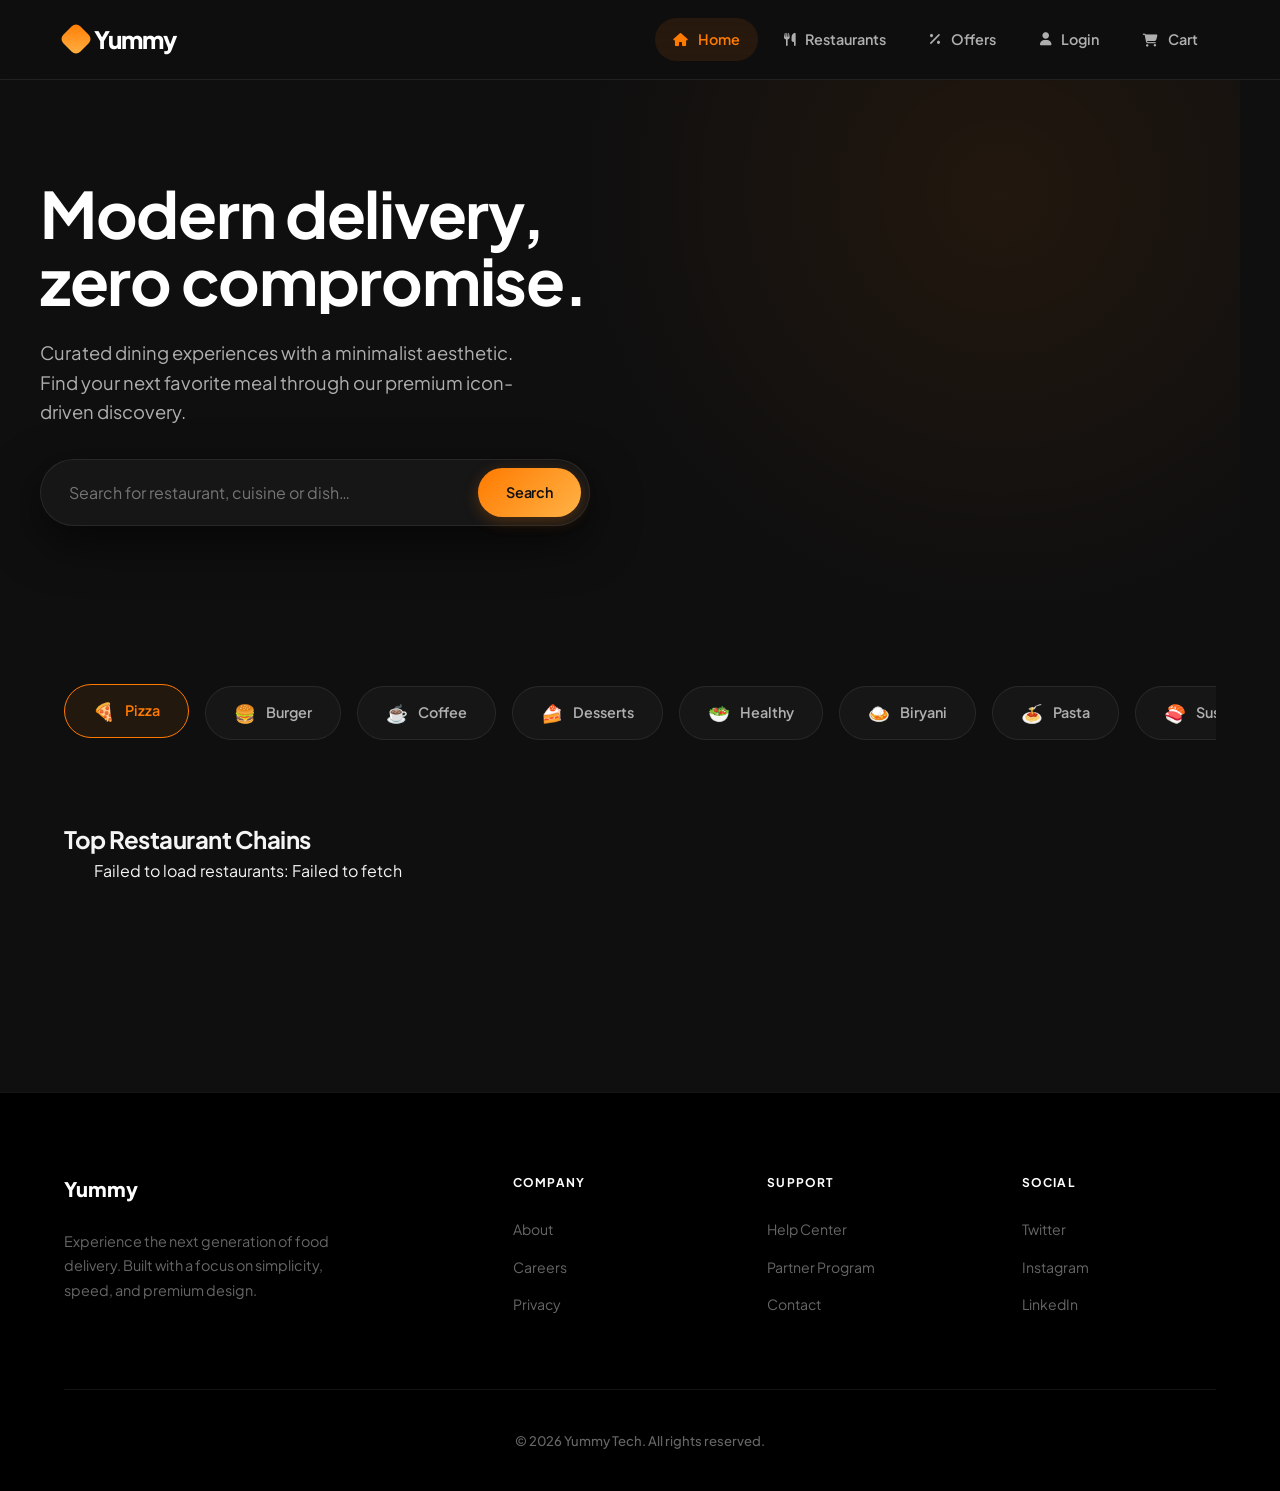
<file: food-delivery-app/index.html>
<!DOCTYPE html>
<html lang="en">

<head>
    <meta charset="UTF-8">
    <meta name="viewport" content="width=device-width, initial-scale=1.0">
    <meta name="description" content="Yummy — Modern Food Delivery. Premium SaaS experience with icon-based fine dining discovery.">
    <title>Yummy — Future of Food Delivery</title>
    <!-- Fonts & Icons -->
    <link rel="stylesheet" href="https://cdnjs.cloudflare.com/ajax/libs/font-awesome/6.4.0/css/all.min.css">

    <!-- CSS -->
    <link rel="stylesheet" href="css/style.css">
    <link rel="stylesheet" href="css/layout.css">
    <link rel="stylesheet" href="css/components.css">
</head>

<body>

    <!-- Navbar -->
    <nav class="navbar">
        <div class="container nav-container">
            <a href="index.html" class="logo-link">
                <div class="logo">Yummy</div>
            </a>

            <div class="hamburger" onclick="this.classList.toggle('active'); document.querySelector('.nav-links').classList.toggle('show')">
                <span></span>
                <span></span>
                <span></span>
            </div>

            <ul class="nav-links">
                <li><a href="index.html" class="nav-link active"><i class="fa-solid fa-house"></i> Home</a></li>
                <li><a href="restaurants.html" class="nav-link"><i class="fa-solid fa-utensils"></i> Restaurants</a></li>
                <li><a href="offers.html" class="nav-link"><i class="fa-solid fa-percent"></i> Offers</a></li>
                <li><a href="login.html" id="login-link" class="nav-link"><i class="fa-solid fa-user"></i> Login</a></li>
                <li>
                    <a href="cart.html" class="nav-link">
                        <div class="cart-icon-wrapper">
                            <i class="fa-solid fa-cart-shopping"></i>
                            <span class="cart-badge hidden" id="cart-badge">0</span>
                        </div>
                        <span>Cart</span>
                    </a>
                </li>
            </ul>
        </div>
    </nav>

    <!-- Main Content -->
    <main>
        <!-- Hero Section -->
        <section class="hero container">
            <div>
                <h1>Modern delivery,<br>zero compromise.</h1>
                <p>Curated dining experiences with a minimalist aesthetic. Find your next favorite meal through our premium icon-driven discovery.</p>
                <div class="search-box">
                    <input type="text" class="search-input" placeholder="Search for restaurant, cuisine or dish…">
                    <button class="btn btn-primary" onclick="window.location.href='restaurants.html'">
                         Search
                    </button>
                </div>
            </div>
        </section>

        <!-- Categories Section -->
        <section class="container" style="padding-top: 24px; padding-bottom: 40px;">
            <div class="categories-container" id="categories-container">
                <a href="restaurants.html" class="category-pill active">
                    <span class="category-icon">🍕</span> Pizza
                </a>
                <a href="restaurants.html" class="category-pill">
                    <span class="category-icon">🍔</span> Burger
                </a>
                <a href="restaurants.html" class="category-pill">
                    <span class="category-icon">☕</span> Coffee
                </a>
                <a href="restaurants.html" class="category-pill">
                    <span class="category-icon">🍰</span> Desserts
                </a>
                <a href="restaurants.html" class="category-pill">
                    <span class="category-icon">🥗</span> Healthy
                </a>
                <a href="restaurants.html" class="category-pill">
                    <span class="category-icon">🍛</span> Biryani
                </a>
                <a href="restaurants.html" class="category-pill">
                    <span class="category-icon">🍝</span> Pasta
                </a>
                <a href="restaurants.html" class="category-pill">
                    <span class="category-icon">🍣</span> Sushi
                </a>
            </div>
        </section>

        <!-- Popular Restaurants Section -->
        <section class="container" style="padding-top: 24px; padding-bottom: 48px;">
            <h2 class="section-title mb-4">Top Restaurant Chains</h2>
            <div class="grid-listing" id="restaurants-container">
                <!-- Javascript will render restaurants here -->
            </div>
        </section>

    </main>

    <!-- Footer -->
    <footer class="footer">
        <div class="container">
            <div class="footer-content">
                <div class="footer-info">
                    <div class="footer-logo">Yummy</div>
                    <p>Experience the next generation of food delivery. Built with a focus on simplicity, speed, and premium design.</p>
                </div>
                <div class="footer-links">
                    <h4>Company</h4>
                    <ul>
                        <li><a href="#">About</a></li>
                        <li><a href="#">Careers</a></li>
                        <li><a href="#">Privacy</a></li>
                    </ul>
                </div>
                <div class="footer-links">
                    <h4>Support</h4>
                    <ul>
                        <li><a href="#">Help Center</a></li>
                        <li><a href="#">Partner Program</a></li>
                        <li><a href="#">Contact</a></li>
                    </ul>
                </div>
                <div class="footer-links">
                    <h4>Social</h4>
                    <ul>
                        <li><a href="#">Twitter</a></li>
                        <li><a href="#">Instagram</a></li>
                        <li><a href="#">LinkedIn</a></li>
                    </ul>
                </div>
            </div>
            <div class="footer-bottom">
                &copy; 2026 Yummy Tech. All rights reserved.
            </div>
        </div>
    </footer>

    <!-- Toast Container -->
    <div id="toast-container" class="toast-container"></div>

    <!-- Scripts -->
    <script src="js/api.js"></script>
    <script src="js/restaurants.js"></script>
    <script src="js/cart.js"></script>
</body>

</html>
</file>
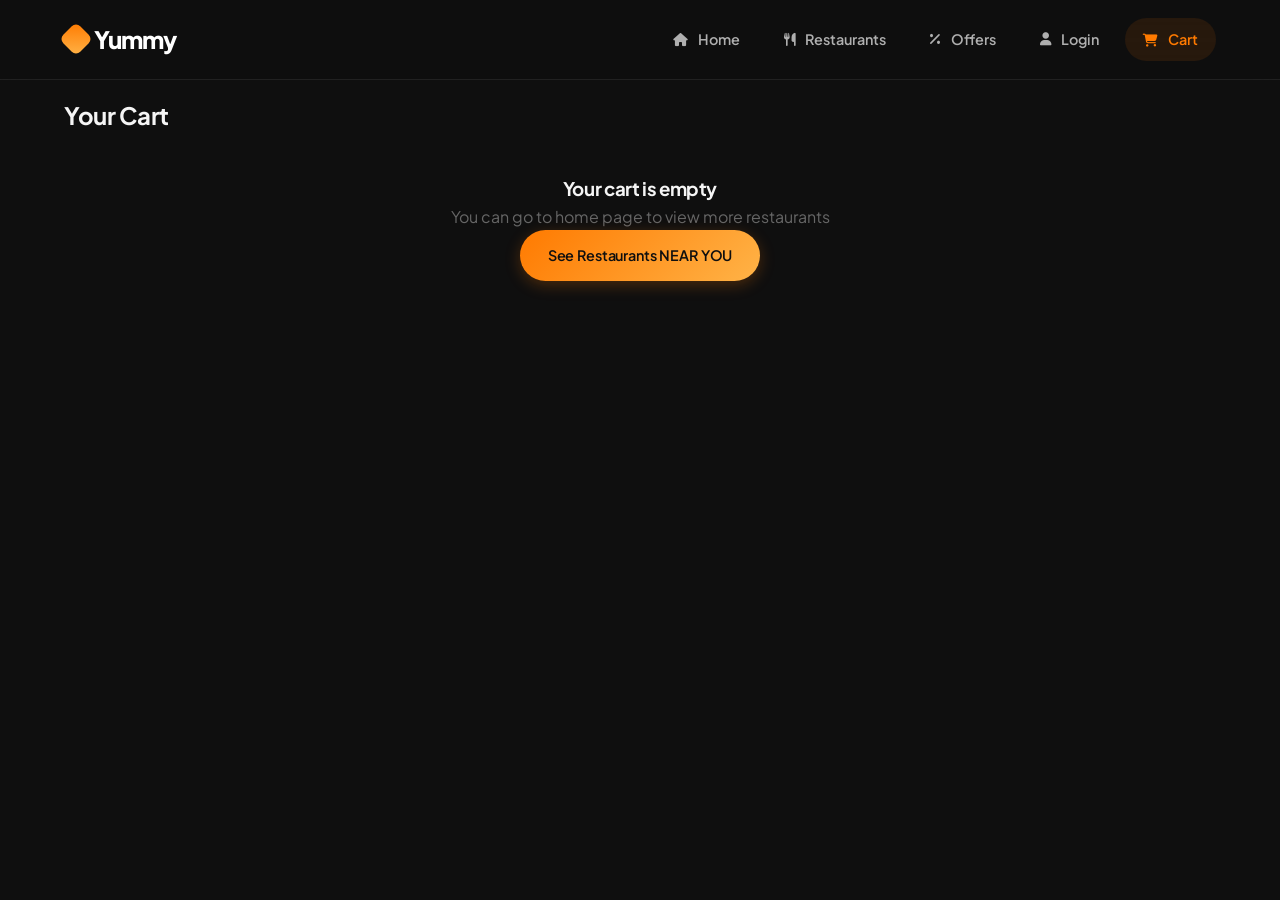
<file: food-delivery-app/cart.html>
<!DOCTYPE html>
<html lang="en">
<head>
    <meta charset="UTF-8">
    <meta name="viewport" content="width=device-width, initial-scale=1.0">
    <meta name="description" content="Review your cart items and proceed to checkout on Yummy.">
    <title>Cart — Yummy</title>
    <link rel="stylesheet" href="https://cdnjs.cloudflare.com/ajax/libs/font-awesome/6.4.0/css/all.min.css">
    <link rel="stylesheet" href="css/style.css">
    <link rel="stylesheet" href="css/layout.css">
    <link rel="stylesheet" href="css/components.css">

    <style>
        .cart-layout {
            display: grid;
            grid-template-columns: 1.6fr 1fr;
            gap: 32px;
            align-items: start;
        }

        .bill-card {
            background: var(--bg-card);
            border-radius: var(--border-radius-lg);
            padding: var(--space-7);
            box-shadow: var(--shadow-card);
            border: 1px solid var(--border-color);
            position: sticky;
            top: 88px;
        }

        .bill-card h3 {
            font-family: var(--font-heading);
            font-size: 1.15rem;
            font-weight: 600;
            margin-bottom: var(--space-5);
            color: var(--text-cream);
        }

        .bill-row {
            display: flex;
            justify-content: space-between;
            align-items: center;
            margin-bottom: var(--space-4);
            color: var(--text-muted);
            font-size: 0.92rem;
        }

        .bill-row strong {
            color: var(--text-cream);
            font-weight: 600;
        }

        .bill-row.border-bottom {
            border-bottom: 1px dashed var(--border-color);
            padding-bottom: var(--space-4);
        }

        .bill-row.total {
            font-size: 1.05rem;
            font-weight: 700;
            color: var(--accent-gold);
            margin-bottom: var(--space-6);
        }

        .bill-row.total strong {
            font-weight: 800;
            color: var(--accent-gold);
        }

        @media (max-width: 768px) {
            .cart-layout {
                grid-template-columns: 1fr;
                gap: 24px;
            }
            .bill-card {
                position: static;
            }
        }
    </style>
</head>
<body>

    <!-- Navbar -->
    <nav class="navbar">
        <div class="container nav-container">
            <a href="index.html" class="logo-link">
                <div class="logo">Yummy</div>
            </a>
            <div class="hamburger" onclick="this.classList.toggle('active'); document.querySelector('.nav-links').classList.toggle('show')">
                <span></span>
                <span></span>
                <span></span>
            </div>
            <ul class="nav-links">
                <li><a href="index.html" class="nav-link"><i class="fa-solid fa-house"></i> Home</a></li>
                <li><a href="restaurants.html" class="nav-link"><i class="fa-solid fa-utensils"></i> Restaurants</a></li>
                <li><a href="offers.html" class="nav-link"><i class="fa-solid fa-percent"></i> Offers</a></li>
                <li><a href="login.html" id="login-link" class="nav-link"><i class="fa-solid fa-user"></i> Login</a></li>
                <li>
                    <a href="cart.html" class="nav-link active">
                        <div class="cart-icon-wrapper">
                            <i class="fa-solid fa-cart-shopping"></i>
                            <span class="cart-badge hidden" id="cart-badge">0</span>
                        </div>
                        <span>Cart</span>
                    </a>
                </li>
            </ul>
        </div>
    </nav>

    <!-- Main Content -->
    <main>
        <section class="container page-fade-in" style="padding-top: 16px;">
            <h1 class="section-title">Your Cart</h1>
            
            <div class="cart-layout" id="cart-layout">
                <div id="cart-items-container">
                    <!-- Javascript will render cart items here -->
                </div>
                
                <div class="bill-card" id="cart-summary">
                    <h3>Bill Details</h3>
                    <div class="bill-row">
                        <span>Item Total</span>
                        <strong id="cart-subtotal">₹0</strong>
                    </div>
                    <div class="bill-row border-bottom">
                        <span>Delivery Fee</span>
                        <strong>₹40</strong>
                    </div>
                    <div class="bill-row total">
                        <span>To Pay</span>
                        <strong>Proceed to see</strong>
                    </div>
                    
                    <a href="checkout.html" class="btn btn-primary btn-block glow" style="padding: 15px;">
                        <i class="fa-solid fa-lock"></i> Checkout
                    </a>
                </div>
            </div>
        </section>
    </main>

    <!-- Toast Container -->
    <div id="toast-container" class="toast-container"></div>

    <!-- Scripts -->
    <script src="js/api.js"></script>
    <script src="js/cart.js"></script>
    
    <script>
        document.addEventListener('DOMContentLoaded', () => {
            const cartLayout = document.getElementById('cart-layout');
            const cartItems = JSON.parse(localStorage.getItem('cart')) || [];
            if(cartItems.length === 0 && cartLayout) {
                cartLayout.style.display = 'block';
                document.getElementById('cart-summary').style.display = 'none';
            }
        });
    </script>
</body>
</html>
</file>
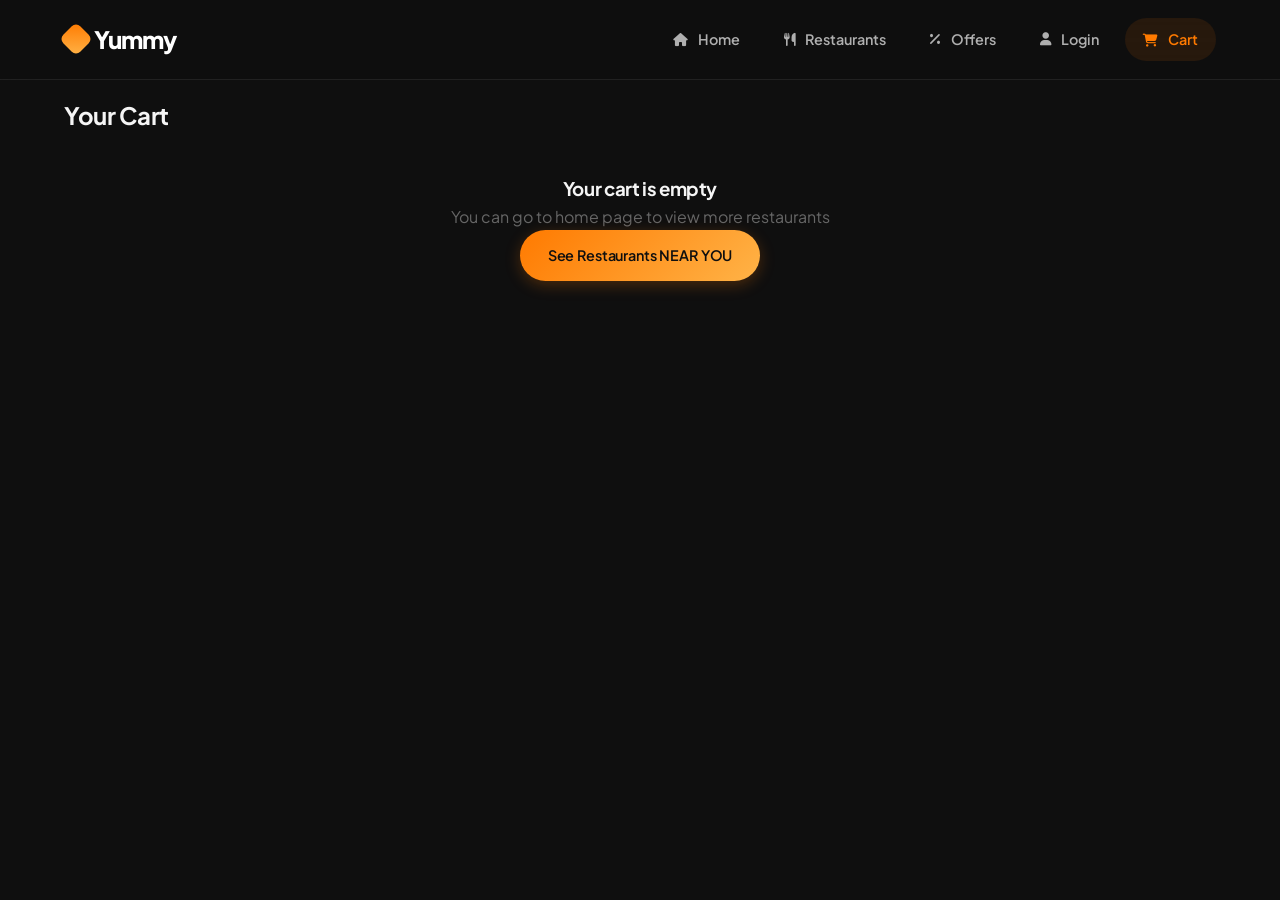
<file: food-delivery-app/checkout.html>
<!DOCTYPE html>
<html lang="en">
<head>
    <meta charset="UTF-8">
    <meta name="viewport" content="width=device-width, initial-scale=1.0">
    <meta name="description" content="Complete your food delivery order with secure checkout on Yummy.">
    <title>Checkout — Yummy</title>
    <link rel="stylesheet" href="https://cdnjs.cloudflare.com/ajax/libs/font-awesome/6.4.0/css/all.min.css">
    <link rel="stylesheet" href="css/style.css">
    <link rel="stylesheet" href="css/layout.css">
    <link rel="stylesheet" href="css/components.css">

    <style>
        .checkout-layout {
            display: grid;
            grid-template-columns: 1.6fr 1fr;
            gap: 32px;
            align-items: start;
        }

        .checkout-card {
            background: var(--bg-card);
            border-radius: var(--border-radius-lg);
            padding: var(--space-7);
            box-shadow: var(--shadow-card);
            border: 1px solid var(--border-color);
        }

        .checkout-card h3 {
            font-family: var(--font-heading);
            font-size: 1.15rem;
            font-weight: 600;
            margin-bottom: var(--space-5);
            color: var(--text-cream);
        }

        .checkout-card h3 i {
            color: var(--accent-gold);
            margin-right: 8px;
        }

        .summary-card {
            position: sticky;
            top: 88px;
        }

        .summary-item {
            display: flex;
            justify-content: space-between;
            margin-bottom: var(--space-4);
            padding-bottom: var(--space-3);
            border-bottom: 1px dashed var(--border-color);
            color: var(--text-secondary);
            font-size: 0.92rem;
        }

        .summary-item strong {
            color: var(--text-cream);
            font-weight: 600;
        }

        .summary-total {
            display: flex;
            justify-content: space-between;
            margin-top: var(--space-4);
            border-top: 1px solid var(--border-color);
            padding-top: var(--space-4);
            font-size: 1.2rem;
            font-weight: 700;
            color: var(--accent-gold);
            font-family: var(--font-heading);
        }

        .summary-total strong {
            font-weight: 800;
        }

        @media (max-width: 768px) {
            .checkout-layout {
                grid-template-columns: 1fr;
                gap: 24px;
            }
            .summary-card {
                position: static;
            }
        }
    </style>
</head>
<body>

    <!-- Navbar -->
    <nav class="navbar">
        <div class="container nav-container">
            <a href="index.html" class="logo-link">
                <div class="logo">Yummy</div>
            </a>
            <div class="hamburger" onclick="this.classList.toggle('active'); document.querySelector('.nav-links').classList.toggle('show')">
                <span></span>
                <span></span>
                <span></span>
            </div>
            <ul class="nav-links">
                <li><a href="index.html" class="nav-link"><i class="fa-solid fa-house"></i> Home</a></li>
                <li><a href="restaurants.html" class="nav-link"><i class="fa-solid fa-utensils"></i> Restaurants</a></li>
                <li><a href="offers.html" class="nav-link"><i class="fa-solid fa-percent"></i> Offers</a></li>
                <li><a href="login.html" id="login-link" class="nav-link"><i class="fa-solid fa-user"></i> Login</a></li>
                <li>
                    <a href="cart.html" class="nav-link">
                        <div class="cart-icon-wrapper">
                            <i class="fa-solid fa-cart-shopping"></i>
                            <span class="cart-badge hidden" id="cart-badge">0</span>
                        </div>
                        <span>Cart</span>
                    </a>
                </li>
            </ul>
        </div>
    </nav>

    <!-- Main Content -->
    <main>
        <section class="container page-fade-in" style="padding-top: 16px;">
            <h1 class="section-title">Secure Checkout</h1>
            
            <div class="checkout-layout">
                
                <div class="checkout-card">
                    <h3><i class="fa-solid fa-location-dot"></i>Delivery Address</h3>
                    <form id="checkout-form">
                        <div class="form-group">
                            <label class="form-label">Complete Address</label>
                            <textarea id="address" class="form-control" rows="3" placeholder="Enter your full delivery address" required></textarea>
                        </div>
                        <div class="form-group">
                            <label class="form-label">Phone Number</label>
                            <input type="tel" id="phone" class="form-control" placeholder="10-digit mobile number" required pattern="[0-9]{10}">
                        </div>
                        
                        <button type="submit" id="place-order-btn" class="btn btn-primary btn-block glow" style="padding: 16px; font-size: 0.9rem; font-weight: 700;">
                            <i class="fa-solid fa-check"></i> Place Order Now
                        </button>
                    </form>
                </div>
                
                <div class="checkout-card summary-card">
                    <h3><i class="fa-solid fa-receipt"></i>Order Summary</h3>
                    
                    <div id="checkout-items">
                        <!-- Javascript will render items here -->
                    </div>
                    
                    <div class="summary-total">
                        <span>Total Pay</span>
                        <strong id="checkout-total">₹0</strong>
                    </div>
                </div>
                
            </div>
        </section>
    </main>

    <!-- Toast Container -->
    <div id="toast-container" class="toast-container"></div>

    <!-- Scripts -->
    <script src="js/api.js"></script>
    <script src="js/cart.js"></script>
</body>
</html>
</file>
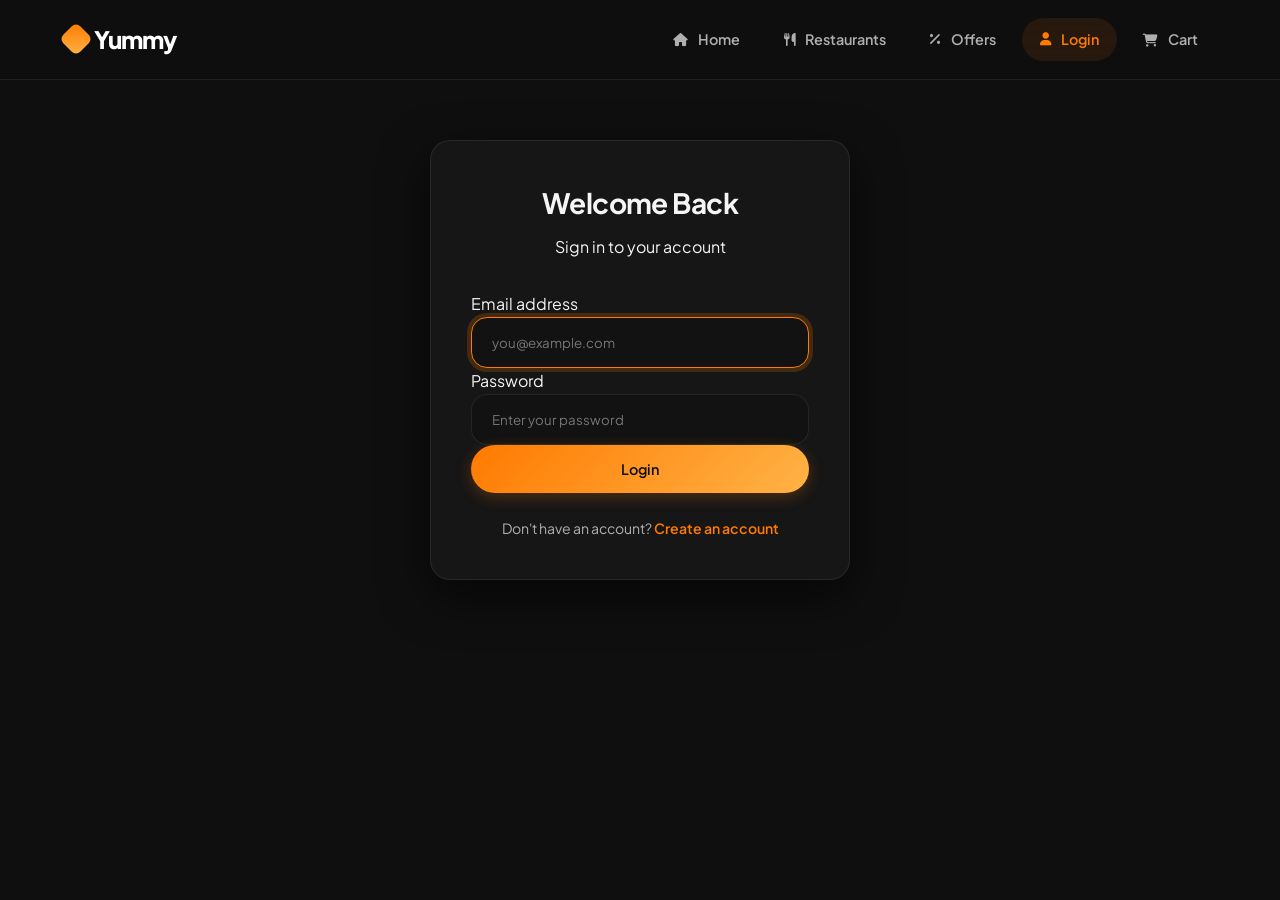
<file: food-delivery-app/login.html>
<!DOCTYPE html>
<html lang="en">
<head>
    <meta charset="UTF-8">
    <meta name="viewport" content="width=device-width, initial-scale=1.0">
    <meta name="description" content="Login or sign up to Yummy premium food delivery. Manage your orders and enjoy exclusive deals.">
    <title>Login — Yummy</title>
    <link rel="stylesheet" href="https://cdnjs.cloudflare.com/ajax/libs/font-awesome/6.4.0/css/all.min.css">
    <link rel="stylesheet" href="css/style.css">
    <link rel="stylesheet" href="css/layout.css">
    <link rel="stylesheet" href="css/components.css">
</head>
<body>

    <nav class="navbar">
        <div class="container nav-container">
            <a href="index.html" class="logo-link">
                <div class="logo">Yummy</div>
            </a>
            <div class="hamburger" onclick="this.classList.toggle('active'); document.querySelector('.nav-links').classList.toggle('show')">
                <span></span>
                <span></span>
                <span></span>
            </div>
            <ul class="nav-links">
                <li><a href="index.html" class="nav-link"><i class="fa-solid fa-house"></i> Home</a></li>
                <li><a href="restaurants.html" class="nav-link"><i class="fa-solid fa-utensils"></i> Restaurants</a></li>
                <li><a href="offers.html" class="nav-link"><i class="fa-solid fa-percent"></i> Offers</a></li>
                <li><a href="login.html" id="login-link" class="nav-link active"><i class="fa-solid fa-user"></i> Login</a></li>
                <li>
                    <a href="cart.html" class="nav-link">
                        <div class="cart-icon-wrapper">
                            <i class="fa-solid fa-cart-shopping"></i>
                            <span class="cart-badge hidden" id="cart-badge">0</span>
                        </div>
                        <span>Cart</span>
                    </a>
                </li>
            </ul>
        </div>
    </nav>

    <main class="page-fade-in">
        <div class="container">
            
            <!-- Login Section -->
            <div class="auth-container" id="login-section">
                <div class="auth-header">
                    <h2>Welcome Back</h2>
                    <p>Sign in to your account</p>
                </div>
                
                <form id="login-form">
                    <div class="form-group">
                        <label class="form-label">Email address</label>
                        <input type="email" id="login-email" class="form-control" placeholder="you@example.com" required autofocus>
                    </div>
                    <div class="form-group">
                        <label class="form-label">Password</label>
                        <input type="password" id="login-password" class="form-control" placeholder="Enter your password" required>
                    </div>
                    <button type="submit" class="btn btn-primary btn-block" style="padding: 15px;">Login</button>
                    
                    <div class="auth-switch">
                        Don't have an account? <a href="#" id="show-register">Create an account</a>
                    </div>
                </form>
            </div>
            
            <!-- Register Section -->
            <div class="auth-container hidden" id="register-section">
                <div class="auth-header">
                    <h2>Create Account</h2>
                    <p>Join Yummy and start ordering</p>
                </div>
                
                <form id="register-form">
                    <div class="form-group">
                        <label class="form-label">Full name</label>
                        <input type="text" id="register-name" class="form-control" placeholder="Your full name" required>
                    </div>
                    <div class="form-group">
                        <label class="form-label">Email address</label>
                        <input type="email" id="register-email" class="form-control" placeholder="you@example.com" required>
                    </div>
                    <div class="form-group">
                        <label class="form-label">Password</label>
                        <input type="password" id="register-password" class="form-control" placeholder="Min. 6 characters" required minlength="6">
                    </div>
                    <button type="submit" class="btn btn-primary btn-block" style="padding: 15px;">Continue</button>
                    
                    <div class="auth-switch">
                        Already have an account? <a href="#" id="show-login">Login</a>
                    </div>
                </form>
            </div>

        </div>
    </main>

    <!-- Toast Container -->
    <div id="toast-container" class="toast-container"></div>

    <!-- Scripts -->
    <script src="js/api.js"></script>
    <script src="js/auth.js"></script>
</body>
</html>
</file>
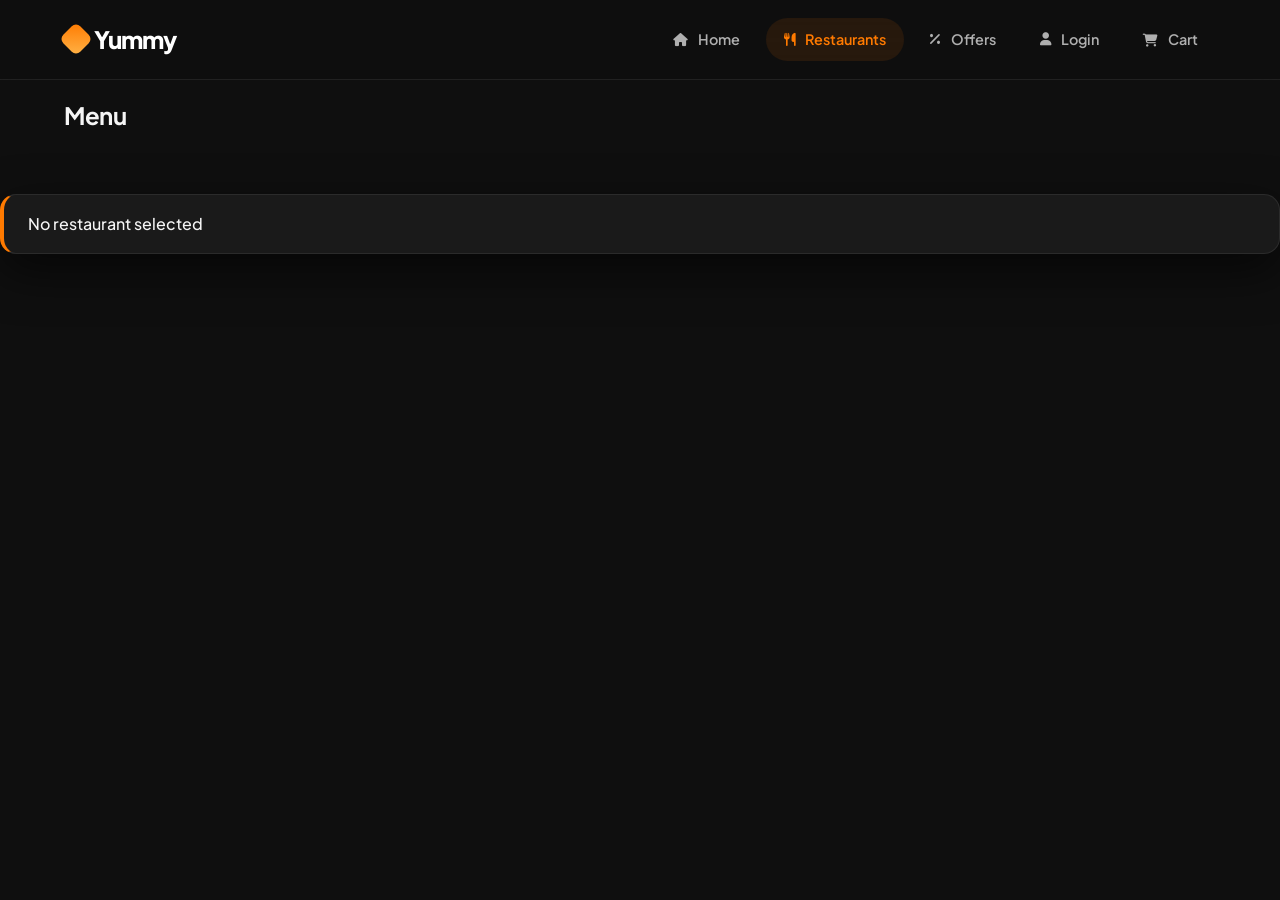
<file: food-delivery-app/menu.html>
<!DOCTYPE html>
<html lang="en">
<head>
    <meta charset="UTF-8">
    <meta name="viewport" content="width=device-width, initial-scale=1.0">
    <meta name="description" content="Browse the restaurant menu and add your favorite dishes to cart on Yummy.">
    <title>Menu — Yummy</title>
    <link rel="stylesheet" href="https://cdnjs.cloudflare.com/ajax/libs/font-awesome/6.4.0/css/all.min.css">
    <link rel="stylesheet" href="css/style.css">
    <link rel="stylesheet" href="css/layout.css">
    <link rel="stylesheet" href="css/components.css">
</head>
<body>

    <!-- Navbar -->
    <nav class="navbar">
        <div class="container nav-container">
            <a href="index.html" class="logo-link">
                <div class="logo">Yummy</div>
            </a>
            <div class="hamburger" onclick="this.classList.toggle('active'); document.querySelector('.nav-links').classList.toggle('show')">
                <span></span>
                <span></span>
                <span></span>
            </div>
            <ul class="nav-links">
                <li><a href="index.html" class="nav-link"><i class="fa-solid fa-house"></i> Home</a></li>
                <li><a href="restaurants.html" class="nav-link active"><i class="fa-solid fa-utensils"></i> Restaurants</a></li>
                <li><a href="offers.html" class="nav-link"><i class="fa-solid fa-percent"></i> Offers</a></li>
                <li><a href="login.html" id="login-link" class="nav-link"><i class="fa-solid fa-user"></i> Login</a></li>
                <li>
                    <a href="cart.html" class="nav-link">
                        <div class="cart-icon-wrapper">
                            <i class="fa-solid fa-cart-shopping"></i>
                            <span class="cart-badge hidden" id="cart-badge">0</span>
                        </div>
                        <span>Cart</span>
                    </a>
                </li>
            </ul>
        </div>
    </nav>

    <!-- Main Content -->
    <main>
        <section class="container page-fade-in" style="padding-top: 16px;">
            <h1 class="section-title">Menu</h1>
            
            <div class="grid-listing" id="menu-container">
                <!-- Javascript will render menus here -->
            </div>
        </section>
    </main>

    <!-- Toast Container -->
    <div id="toast-container" class="toast-container"></div>

    <!-- Scripts -->
    <script src="js/api.js"></script>
    <script src="js/menu.js"></script>
    <script src="js/cart.js"></script>
</body>
</html>
</file>
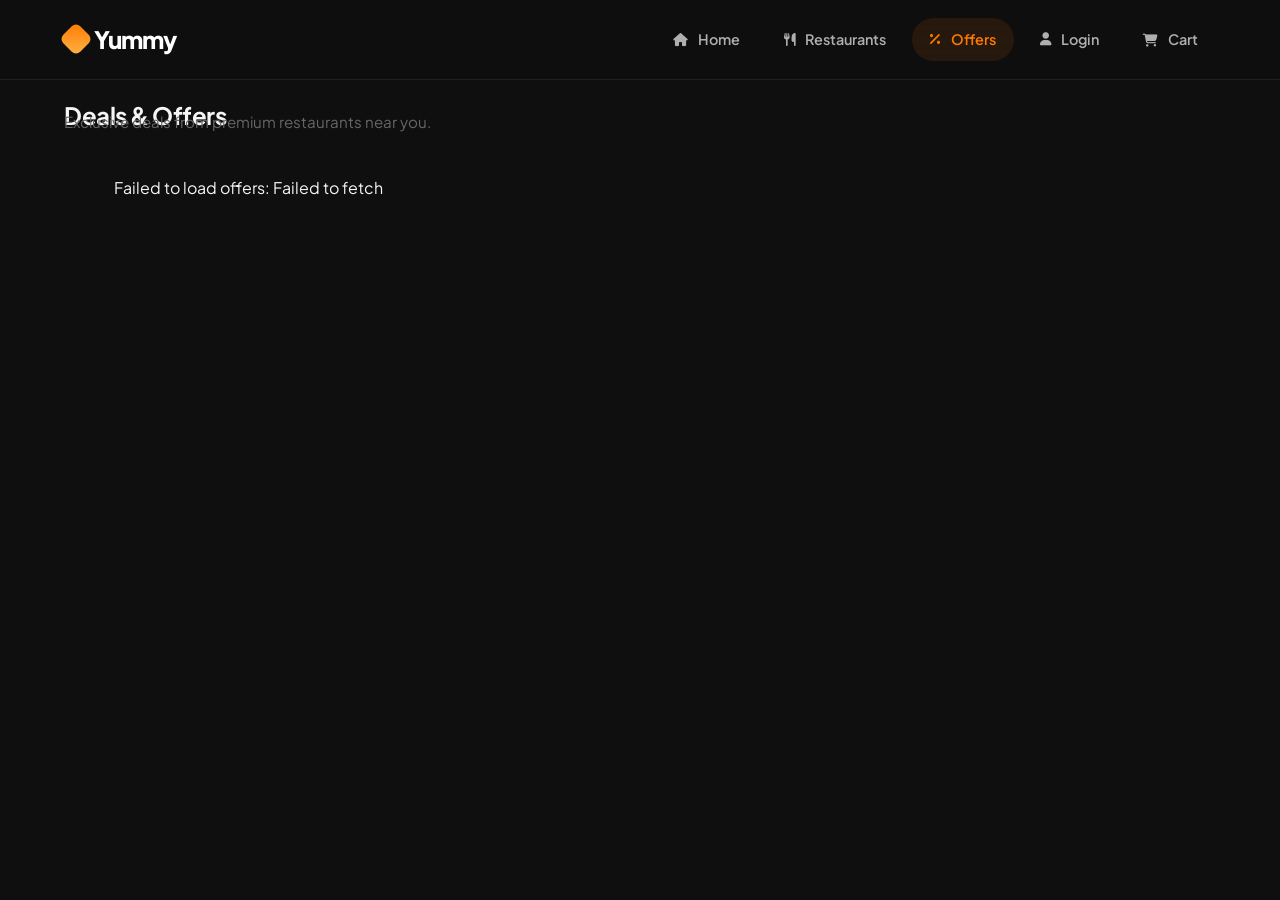
<file: food-delivery-app/offers.html>
<!DOCTYPE html>
<html lang="en">
<head>
    <meta charset="UTF-8">
    <meta name="viewport" content="width=device-width, initial-scale=1.0">
    <meta name="description" content="Exclusive food delivery deals and offers on Yummy. Save on your favorite restaurants.">
    <title>Offers — Yummy</title>
    <link rel="stylesheet" href="https://cdnjs.cloudflare.com/ajax/libs/font-awesome/6.4.0/css/all.min.css">
    <link rel="stylesheet" href="css/style.css">
    <link rel="stylesheet" href="css/layout.css">
    <link rel="stylesheet" href="css/components.css">
</head>
<body>

    <!-- Navbar -->
    <nav class="navbar">
        <div class="container nav-container">
            <a href="index.html" class="logo-link">
                <div class="logo">Yummy</div>
            </a>
            <div class="hamburger" onclick="this.classList.toggle('active'); document.querySelector('.nav-links').classList.toggle('show')">
                <span></span>
                <span></span>
                <span></span>
            </div>
            <ul class="nav-links">
                <li><a href="index.html" class="nav-link"><i class="fa-solid fa-house"></i> Home</a></li>
                <li><a href="restaurants.html" class="nav-link"><i class="fa-solid fa-utensils"></i> Restaurants</a></li>
                <li><a href="offers.html" class="nav-link active"><i class="fa-solid fa-percent"></i> Offers</a></li>
                <li><a href="login.html" id="login-link" class="nav-link"><i class="fa-solid fa-user"></i> Login</a></li>
                <li>
                    <a href="cart.html" class="nav-link">
                        <div class="cart-icon-wrapper">
                            <i class="fa-solid fa-cart-shopping"></i>
                            <span class="cart-badge hidden" id="cart-badge">0</span>
                        </div>
                        <span>Cart</span>
                    </a>
                </li>
            </ul>
        </div>
    </nav>

    <!-- Main Content -->
    <main>
        <section class="container page-fade-in" style="padding-top: 16px;">
            <h1 class="section-title">Deals & Offers</h1>
            <p class="text-muted" style="margin-top: -24px; margin-bottom: 40px; font-size: 0.95rem;">Exclusive deals from premium restaurants near you.</p>
            
            <div class="grid-listing" id="offers-container">
                <!-- Javascript will render offers here -->
            </div>
        </section>
    </main>

    <!-- Toast Container -->
    <div id="toast-container" class="toast-container"></div>

    <!-- Scripts -->
    <script src="js/api.js"></script>
    <script src="js/offers.js"></script>
</body>
</html>
</file>
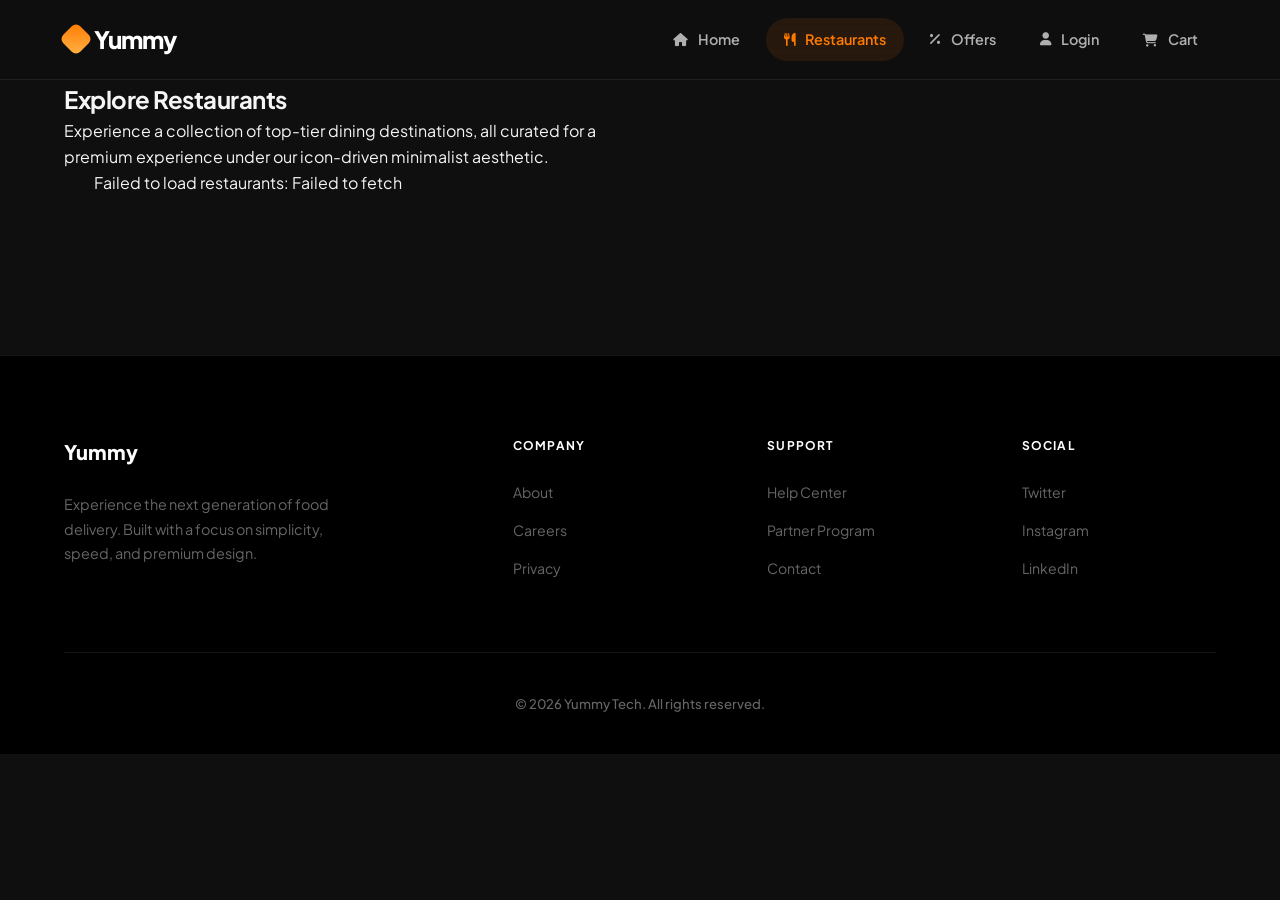
<file: food-delivery-app/restaurants.html>
<!DOCTYPE html>
<html lang="en">
<head>
    <meta charset="UTF-8">
    <meta name="viewport" content="width=device-width, initial-scale=1.0">
    <meta name="description" content="Discover premium restaurants with our modern, icon-driven discovery experience on Yummy.">
    <title>Restaurants — Yummy</title>
    <link rel="stylesheet" href="https://cdnjs.cloudflare.com/ajax/libs/font-awesome/6.4.0/css/all.min.css">
    <link rel="stylesheet" href="css/style.css">
    <link rel="stylesheet" href="css/layout.css">
    <link rel="stylesheet" href="css/components.css">
</head>
<body>

    <!-- Navbar -->
    <nav class="navbar">
        <div class="container nav-container">
            <a href="index.html" class="logo-link">
                <div class="logo">Yummy</div>
            </a>
            <div class="hamburger" onclick="this.classList.toggle('active'); document.querySelector('.nav-links').classList.toggle('show')">
                <span></span>
                <span></span>
                <span></span>
            </div>
            <ul class="nav-links">
                <li><a href="index.html" class="nav-link"><i class="fa-solid fa-house"></i> Home</a></li>
                <li><a href="restaurants.html" class="nav-link active"><i class="fa-solid fa-utensils"></i> Restaurants</a></li>
                <li><a href="offers.html" class="nav-link"><i class="fa-solid fa-percent"></i> Offers</a></li>
                <li><a href="login.html" id="login-link" class="nav-link"><i class="fa-solid fa-user"></i> Login</a></li>
                <li>
                    <a href="cart.html" class="nav-link">
                        <div class="cart-icon-wrapper">
                            <i class="fa-solid fa-cart-shopping"></i>
                            <span class="cart-badge hidden" id="cart-badge">0</span>
                        </div>
                        <span>Cart</span>
                    </a>
                </li>
            </ul>
        </div>
    </nav>

    <!-- Main Content -->
    <main>
        <section class="container page-fade-in">
            <h1 class="mb-4">Explore Restaurants</h1>
            <p class="text-secondary mb-8" style="max-width: 600px;">Experience a collection of top-tier dining destinations, all curated for a premium experience under our icon-driven minimalist aesthetic.</p>
            
            <div class="grid-listing" id="restaurants-container">
                <!-- Javascript will render restaurants here -->
            </div>
        </section>
    </main>

    <!-- Footer -->
    <footer class="footer">
        <div class="container">
            <div class="footer-content">
                <div class="footer-info">
                    <div class="footer-logo">Yummy</div>
                    <p>Experience the next generation of food delivery. Built with a focus on simplicity, speed, and premium design.</p>
                </div>
                <div class="footer-links">
                    <h4>Company</h4>
                    <ul>
                        <li><a href="#">About</a></li>
                        <li><a href="#">Careers</a></li>
                        <li><a href="#">Privacy</a></li>
                    </ul>
                </div>
                <div class="footer-links">
                    <h4>Support</h4>
                    <ul>
                        <li><a href="#">Help Center</a></li>
                        <li><a href="#">Partner Program</a></li>
                        <li><a href="#">Contact</a></li>
                    </ul>
                </div>
                <div class="footer-links">
                    <h4>Social</h4>
                    <ul>
                        <li><a href="#">Twitter</a></li>
                        <li><a href="#">Instagram</a></li>
                        <li><a href="#">LinkedIn</a></li>
                    </ul>
                </div>
            </div>
            <div class="footer-bottom">
                &copy; 2026 Yummy Tech. All rights reserved.
            </div>
        </div>
    </footer>

    <!-- Toast Container -->
    <div id="toast-container" class="toast-container"></div>

    <!-- Scripts -->
    <script src="js/api.js"></script>
    <script src="js/restaurants.js"></script>
</body>
</html>
</file>
<file: food-delivery-app/css/style.css>
/* style.css - Modern Premium SaaS Design System (No Images) */

/* === TYPOGRAPHY — Modern Sans-Serif System === */
@import url('https://fonts.googleapis.com/css2?family=Plus+Jakarta+Sans:wght@300;400;500;600;700;800&display=swap');

:root {
  /* === COLORS — Dark SaaS Palette === */
  --bg-deep: #0F0F0F;
  --bg-card: #161616;
  --bg-elevated: #1C1C1C;
  --bg-input: #121212;

  --text-primary: #F5F5F5;
  --text-secondary: #AFAFAF;
  --text-muted: #666666;
  
  --accent-primary: #FF7A00;
  --accent-light: #FFB347;
  --accent-glow: rgba(255, 122, 0, 0.2);

  /* Gradient Presets for Cards */
  --grad-orange: linear-gradient(135deg, rgba(255, 122, 0, 0.15) 0%, rgba(255, 179, 71, 0.05) 100%);
  --grad-green: linear-gradient(135deg, rgba(74, 222, 128, 0.15) 0%, rgba(20, 184, 166, 0.05) 100%);
  --grad-purple: linear-gradient(135deg, rgba(168, 85, 247, 0.15) 0%, rgba(236, 72, 153, 0.05) 100%);
  
  --border-color: rgba(255, 255, 255, 0.08);
  --border-hover: rgba(255, 255, 255, 0.15);

  --error-color: #EF4444;
  --success-color: #22C55E;

  /* Legacy aliases for JS compatibility */
  --primary-color: #FF7A00;
  --bg-color: #0F0F0F;
  --text-dark: #F5F5F5;
  --white: #F5F5F5;

  /* === TYPOGRAPHY === */
  --font-main: 'Plus Jakarta Sans', sans-serif;

  /* === SHADOWS — Futuristic Glow === */
  --shadow-sm: 0 4px 12px rgba(0, 0, 0, 0.4);
  --shadow-md: 0 8px 24px rgba(0, 0, 0, 0.5);
  --shadow-lg: 0 16px 48px rgba(0, 0, 0, 0.6);
  --shadow-glow: 0 0 20px rgba(255, 122, 0, 0.15);

  /* === TRANSITIONS === */
  --transition-normal: 0.3s cubic-bezier(0.4, 0, 0.2, 1);
  --transition-spring: 0.5s cubic-bezier(0.175, 0.885, 0.32, 1.275);

  /* === LAYOUT === */
  --max-width: 1200px;
  --border-radius-md: 16px;
  --border-radius-lg: 20px;
  --border-radius-pill: 9999px;

  /* === SPACING === */
  --space-4: 16px;
  --space-6: 24px;
  --space-8: 32px;
}

/* === RESET === */
*, *::before, *::after {
  margin: 0;
  padding: 0;
  box-sizing: border-box;
}

body {
  font-family: var(--font-main);
  background-color: var(--bg-deep);
  color: var(--text-primary);
  line-height: 1.6;
  -webkit-font-smoothing: antialiased;
  min-height: 100vh;
  overflow-x: hidden;
}

/* === UTILITIES === */
.container {
  max-width: var(--max-width);
  margin: 0 auto;
  padding: 0 var(--space-6);
}

.text-center { text-align: center; }
.text-muted { color: var(--text-muted) !important; }
.text-accent { color: var(--accent-primary); }

h1, h2, h3, h4 {
  font-weight: 700;
  letter-spacing: -0.02em;
}

a {
  text-decoration: none;
  color: inherit;
  transition: var(--transition-normal);
}

ul { list-style: none; }

/* Scrollbar */
::-webkit-scrollbar { width: 8px; }
::-webkit-scrollbar-track { background: var(--bg-deep); }
::-webkit-scrollbar-thumb { background: #222; border-radius: 4px; }
::-webkit-scrollbar-thumb:hover { background: #333; }

/* Standard Animation */
.page-fade-in {
  animation: fadeIn 0.6s ease-out forwards;
}

@keyframes fadeIn {
  from { opacity: 0; transform: translateY(10px); }
  to { opacity: 1; transform: translateY(0); }
}

.hidden { display: none !important; }
</file>
<file: food-delivery-app/css/layout.css>
/* layout.css - Clean Minimalist SaaS Layout */

/* ========================================
   NAVBAR - Minimal Glass
======================================== */
.navbar {
  position: sticky;
  top: 0;
  z-index: 1000;
  height: 80px;
  display: flex;
  align-items: center;
  background: rgba(15, 15, 15, 0.85);
  backdrop-filter: blur(20px);
  -webkit-backdrop-filter: blur(20px);
  border-bottom: 1px solid var(--border-color);
  transition: background var(--transition-normal);
}

.nav-container {
  display: flex;
  justify-content: space-between;
  align-items: center;
  width: 100%;
}

.logo-link {
  display: flex;
  align-items: center;
  gap: 12px;
}

.logo {
  font-family: var(--font-main);
  font-size: 1.5rem;
  font-weight: 800;
  color: #fff;
  letter-spacing: -0.04em;
  display: flex;
  align-items: center;
  gap: 6px;
}

.logo::before {
  content: '';
  width: 24px;
  height: 24px;
  background: linear-gradient(135deg, var(--accent-primary) 0%, var(--accent-light) 100%);
  border-radius: 6px;
  transform: rotate(45deg);
}

.nav-links {
  display: flex;
  align-items: center;
  gap: 8px;
}

.nav-link {
  color: var(--text-secondary);
  font-size: 0.9rem;
  font-weight: 600;
  padding: 10px 18px;
  border-radius: var(--border-radius-pill);
  transition: all var(--transition-normal);
  display: flex;
  align-items: center;
  gap: 10px;
}

.nav-link:hover {
  background: rgba(255, 255, 255, 0.05);
  color: #fff;
}

.nav-link.active {
  background: rgba(255, 122, 0, 0.1);
  color: var(--accent-primary);
}

.nav-link i { font-size: 0.82rem; }

/* Hamburger */
.hamburger {
  display: none;
  cursor: pointer;
  padding: 8px;
  border-radius: 8px;
}

.hamburger:hover { background: rgba(255, 255, 255, 0.05); }

.hamburger span {
  display: block;
  width: 20px;
  height: 2px;
  background: #fff;
  margin: 4px 0;
  transition: var(--transition-normal);
}

/* ========================================
   FOOTER - Super Clean
======================================== */
.footer {
  background: #000;
  padding: 80px 0 40px;
  margin-top: 100px;
  border-top: 1px solid var(--border-color);
}

.footer-content {
  display: grid;
  grid-template-columns: 2fr repeat(3, 1fr);
  gap: 60px;
  margin-bottom: 60px;
}

.footer-logo {
  font-size: 1.25rem;
  font-weight: 800;
  color: #fff;
  margin-bottom: 24px;
  display: flex;
  align-items: center;
  gap: 8px;
}

.footer-info p {
  color: var(--text-muted);
  font-size: 0.9rem;
  max-width: 300px;
  line-height: 1.7;
}

.footer-links h4 {
  font-size: 0.75rem;
  font-weight: 700;
  text-transform: uppercase;
  color: #fff;
  letter-spacing: 0.1em;
  margin-bottom: 24px;
}

.footer-links ul li { margin-bottom: 12px; }

.footer-links ul li a {
  color: var(--text-muted);
  font-size: 0.88rem;
  transition: color var(--transition-normal);
}

.footer-links ul li a:hover { color: var(--accent-primary); }

.footer-bottom {
  text-align: center;
  padding-top: 40px;
  border-top: 1px solid var(--border-color);
  color: var(--text-muted);
  font-size: 0.82rem;
  font-weight: 500;
}

/* ========================================
   GRIDS & RESPONSIVE
======================================== */
.grid-listing {
  display: grid;
  grid-template-columns: repeat(auto-fill, minmax(320px, 1fr));
  gap: 24px;
  padding-bottom: 60px;
}

@media (max-width: 1024px) {
  .grid-listing { grid-template-columns: repeat(2, 1fr); }
  .footer-content { grid-template-columns: 1.5fr repeat(2, 1fr); gap: 40px; }
}

@media (max-width: 768px) {
  .hero h1 { font-size: 2.75rem; }
  .grid-listing { grid-template-columns: 1fr; }
  .nav-links { display: none; }
  .hamburger { display: block; }
  .footer-content { grid-template-columns: 1fr; gap: 40px; text-align: center; }
  .footer-info p { margin: 0 auto; }
}
</file>
<file: food-delivery-app/css/components.css>
/* components.css - Futuristic Gradient & Icon-Based Components (No Images) */

/* ========================================
   BUTTONS
======================================== */
.btn {
  display: inline-flex;
  align-items: center;
  justify-content: center;
  gap: 10px;
  padding: 14px 28px;
  font-size: 0.9rem;
  font-weight: 600;
  border-radius: var(--border-radius-pill);
  cursor: pointer;
  border: none;
  transition: all var(--transition-normal);
  font-family: var(--font-main);
  text-transform: capitalize;
  letter-spacing: -0.01em;
}

.btn-primary {
  background: linear-gradient(135deg, var(--accent-primary) 0%, var(--accent-light) 100%);
  color: #0F0F0F;
  box-shadow: 0 4px 15px rgba(255, 122, 0, 0.25);
}

.btn-primary:hover {
  transform: translateY(-2px);
  box-shadow: 0 8px 25px rgba(255, 122, 0, 0.4), 0 0 30px rgba(255, 122, 0, 0.2);
}

.btn-primary:active { transform: translateY(0); }

.btn-outline {
  background: transparent;
  color: var(--text-primary);
  border: 1px solid var(--border-color);
}

.btn-outline:hover {
  border-color: var(--accent-primary);
  color: var(--accent-primary);
  background: rgba(255, 122, 0, 0.05);
}

.btn-block { width: 100%; }
.btn-small { padding: 9px 18px; font-size: 0.82rem; }

/* ========================================
   MODERN CARDS — Icon & Gradient Based
======================================== */
.card {
  background: var(--bg-card);
  border-radius: var(--border-radius-lg);
  border: 1px solid var(--border-color);
  padding: var(--space-6);
  display: flex;
  flex-direction: column;
  position: relative;
  transition: all var(--transition-normal);
  overflow: hidden;
  height: 100%;
}

/* Base Gradient Layers for Cards */
.card-grad-orange { background: var(--grad-orange); }
.card-grad-green { background: var(--grad-green); }
.card-grad-purple { background: var(--grad-purple); }

.card:hover {
  transform: translateY(-8px) scale(1.03);
  background: rgba(255, 255, 255, 0.04);
  filter: brightness(1.2);
  box-shadow: var(--shadow-lg), 0 0 25px rgba(255, 255, 255, 0.05);
  border-color: var(--border-hover);
}

/* Minimalist Icon Slot */
.card-icon {
  width: 48px;
  height: 48px;
  background: rgba(255, 255, 255, 0.05);
  border-radius: var(--border-radius-md);
  display: flex;
  align-items: center;
  justify-content: center;
  font-size: 1.5rem;
  margin-bottom: var(--space-6);
  color: var(--text-primary);
  transition: all var(--transition-normal);
  border: 1px solid rgba(255, 255, 255, 0.05);
}

.card:hover .card-icon {
  transform: scale(1.1) rotate(5deg);
  background: rgba(255, 255, 255, 0.1);
  color: var(--accent-primary);
  border-color: var(--accent-primary);
}

.card-title {
  font-size: 1.15rem;
  font-weight: 700;
  color: var(--text-primary);
  margin-bottom: 8px;
}

.card-text {
  font-size: 0.88rem;
  color: var(--text-secondary);
  line-height: 1.5;
  margin-bottom: var(--space-6);
  display: -webkit-box;
  -webkit-line-clamp: 2;
  -webkit-box-orient: vertical;
  overflow: hidden;
}

.card-footer {
  display: flex;
  justify-content: space-between;
  align-items: center;
  margin-top: auto;
  padding-top: var(--space-4);
  border-top: 1px solid rgba(255, 255, 255, 0.05);
}

.card-price {
  font-weight: 700;
  font-size: 1.1rem;
  color: var(--accent-primary);
}

.card-meta {
  color: var(--text-secondary);
  font-size: 0.75rem;
  font-weight: 500;
  text-transform: uppercase;
  letter-spacing: 0.05em;
  display: flex;
  align-items: center;
  gap: 6px;
}

.rating-chip {
  background: rgba(255, 122, 0, 0.1);
  color: var(--accent-primary);
  padding: 4px 10px;
  border-radius: var(--border-radius-pill);
  font-size: 0.75rem;
  font-weight: 700;
}

/* ========================================
   HERO SECTION — Futurism
======================================== */
.hero {
  padding: 100px 0 120px;
  text-align: left;
  background: radial-gradient(circle at 80% 20%, rgba(255, 122, 0, 0.08) 0%, transparent 40%);
  position: relative;
}

.hero h1 {
  font-size: 4rem;
  line-height: 1.05;
  margin-bottom: var(--space-6);
  background: linear-gradient(135deg, #fff 50%, rgba(255, 255, 255, 0.4) 100%);
  -webkit-background-clip: text;
  -webkit-text-fill-color: transparent;
}

.hero p {
  font-size: 1.15rem;
  color: var(--text-secondary);
  max-width: 500px;
  margin-bottom: var(--space-8);
}

.hero .search-box {
  display: flex;
  background: var(--bg-card);
  border-radius: var(--border-radius-pill);
  padding: 8px;
  border: 1px solid var(--border-color);
  max-width: 550px;
  box-shadow: var(--shadow-lg);
  transition: all var(--transition-normal);
}

.hero .search-box:focus-within {
  border-color: var(--accent-primary);
  box-shadow: 0 0 20px rgba(255, 122, 0, 0.15);
}

.hero .search-input {
  flex: 1;
  background: transparent;
  border: none;
  padding: 14px 20px;
  color: var(--text-primary);
  font-family: var(--font-main);
  font-size: 1rem;
  outline: none;
}

/* ========================================
   CATEGORIES - Gradient Pills
======================================== */
.categories-container {
  display: flex;
  gap: var(--space-4);
  overflow-x: auto;
  padding: var(--space-4) 0;
  scrollbar-width: none;
}

.category-pill {
  padding: 12px 28px;
  background: var(--bg-card);
  border: 1px solid var(--border-color);
  border-radius: var(--border-radius-pill);
  white-space: nowrap;
  font-weight: 600;
  font-size: 0.9rem;
  color: var(--text-secondary);
  transition: all var(--transition-normal);
  display: flex;
  align-items: center;
  gap: 10px;
}

.category-pill:hover,
.category-pill.active {
  background: rgba(255, 122, 0, 0.08);
  border-color: var(--accent-primary);
  color: var(--accent-primary);
  transform: translateY(-2px);
}

.category-icon { font-size: 1.1rem; }

/* ========================================
   FORMS & TOASTS
======================================== */
.form-control {
  width: 100%;
  padding: 16px 20px;
  background: var(--bg-input);
  border: 1px solid var(--border-color);
  border-radius: var(--border-radius-md);
  color: var(--text-primary);
  font-family: var(--font-main);
  transition: all var(--transition-normal);
}

.form-control:focus {
  border-color: var(--accent-primary);
  outline: none;
  box-shadow: 0 0 0 4px var(--accent-glow);
}

.toast {
  background: #1A1A1A;
  border: 1px solid var(--border-color);
  color: var(--text-primary);
  padding: 16px 24px;
  border-radius: var(--border-radius-md);
  box-shadow: var(--shadow-lg);
  display: flex;
  align-items: center;
  gap: 12px;
  font-weight: 500;
  border-left: 4px solid var(--accent-primary);
}

/* ========================================
   AUTH CONTAINER
======================================== */
.auth-container {
  max-width: 420px;
  margin: 60px auto;
  background: var(--bg-card);
  padding: 40px;
  border-radius: var(--border-radius-lg);
  border: 1px solid var(--border-color);
  box-shadow: var(--shadow-lg);
}

.auth-header { margin-bottom: 32px; text-align: center; }
.auth-header h2 { font-size: 1.75rem; margin-bottom: 8px; }
.auth-switch { margin-top: 24px; text-align: center; font-size: 0.88rem; color: var(--text-secondary); }
.auth-switch a { color: var(--accent-primary); font-weight: 600; }
</file>
